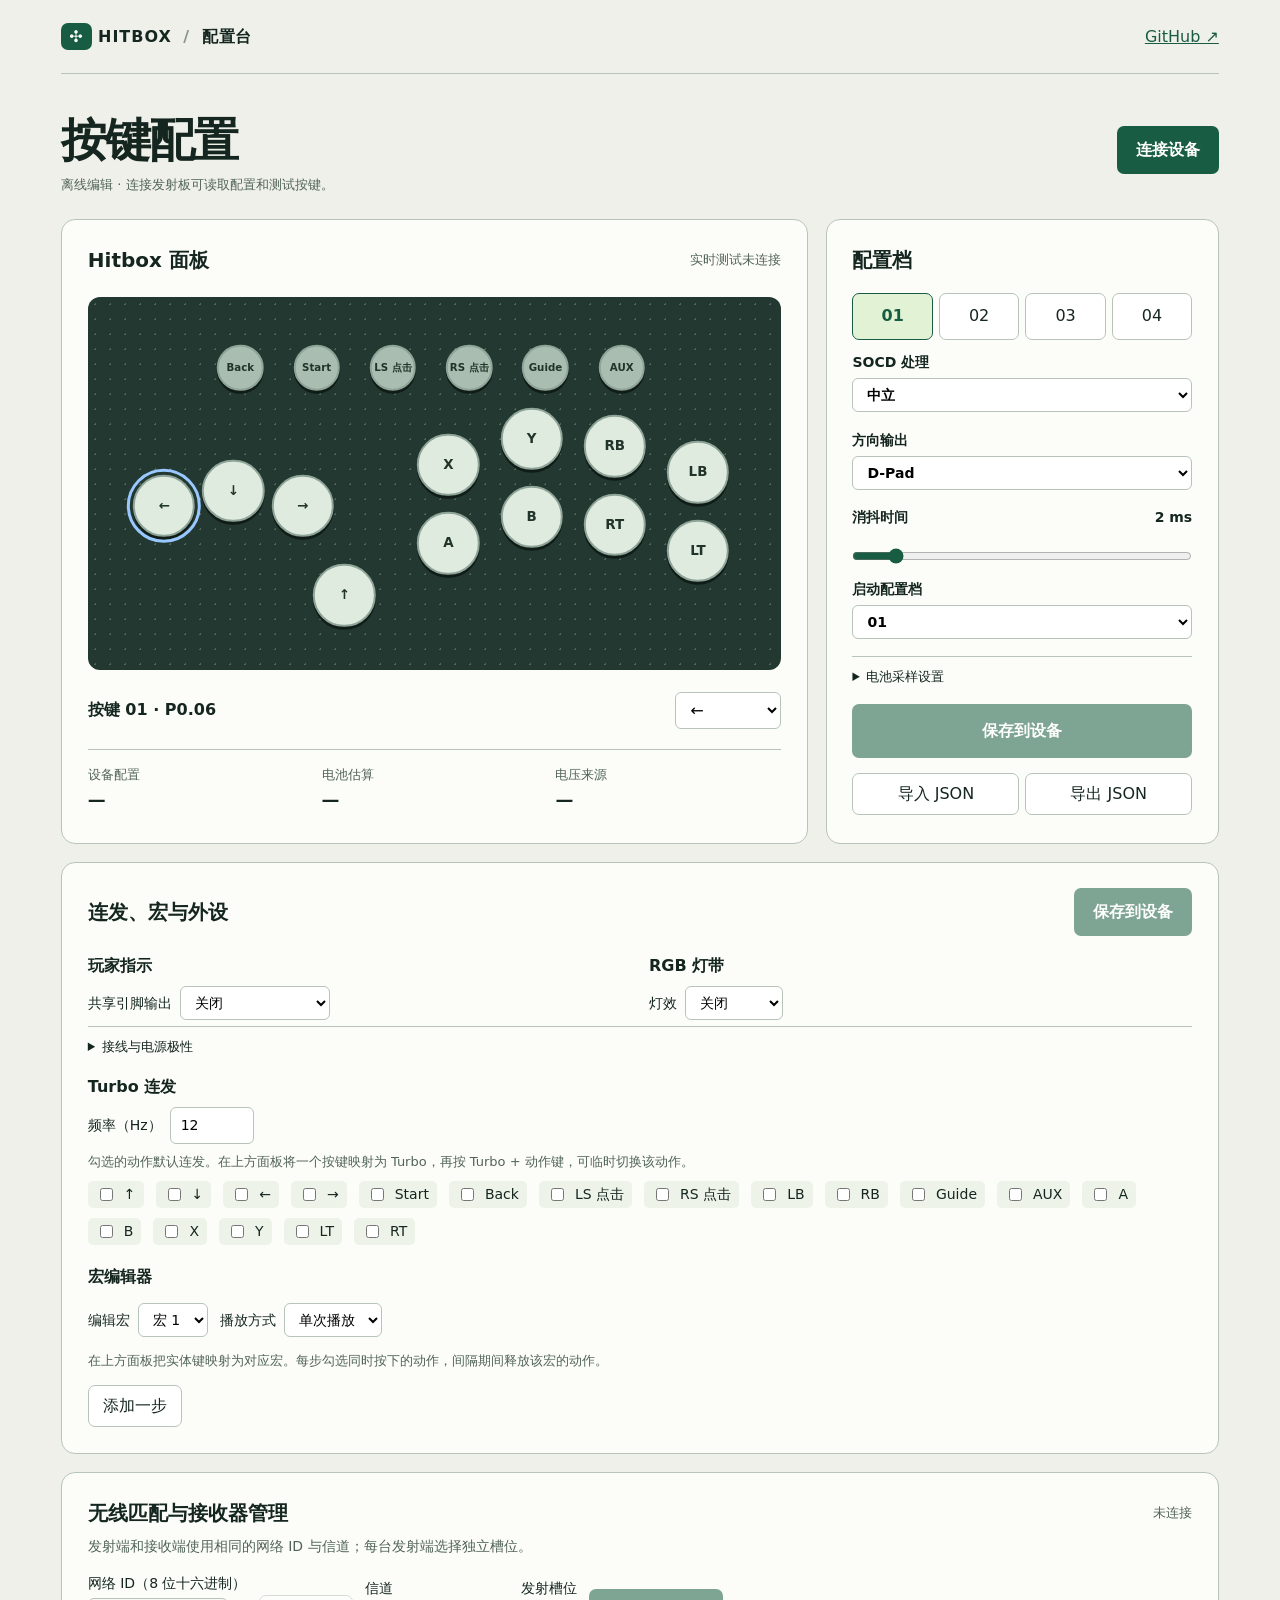
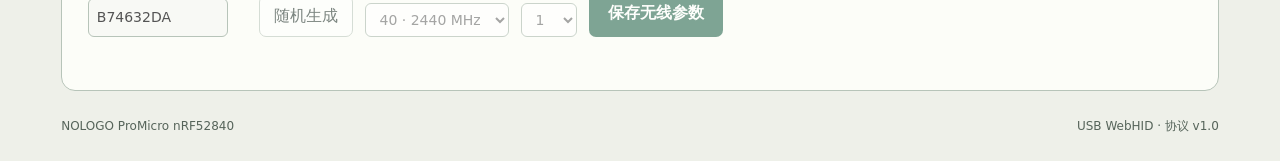
<file: index.html>
<!doctype html>
<html lang="zh-CN"><head><meta charset="utf-8"><meta name="viewport" content="width=device-width,initial-scale=1">
<meta name="theme-color" content="#ecefe8"><title>Hitbox 配置台 · NOLOGO nRF52840</title>
<link rel="stylesheet" href="style.css"></head><body>
<header><div class="brand"><span class="mark" aria-hidden="true">✣</span> HITBOX <span>/</span> 配置台</div>
<a href="https://github.com/SkyWithClouds/nrf52840-wireless-hitbox">GitHub ↗</a></header>
<main><div class="top"><div><h1>按键配置</h1><p id="status" role="status">离线编辑 · 连接发射板可读取配置和测试按键。</p></div>
<button id="connect" class="primary">连接设备</button></div>
<div class="workspace"><section class="panel surface"><div class="panelhead"><h2>Hitbox 面板</h2><span id="teststate">实时测试未连接</span></div>
<div class="pad-scroll"><div id="pad" aria-label="18 键布局"></div></div>
<div class="selection"><label for="mapping" id="keyname"></label><select id="mapping"></select></div>
<div class="readout"><div><small>设备配置</small><strong id="liveprofile">—</strong></div><div><small>电池估算</small><strong id="battery">—</strong></div><div><small>电压来源</small><strong id="source">—</strong></div></div>
</section><section class="panel settings"><h2>配置档</h2>
<nav id="profiles" aria-label="选择编辑的配置档"></nav>
<label>SOCD 处理<select id="socd"><option>中立</option><option>上优先</option><option>后输入优先</option><option>先输入优先</option></select></label>
<label>方向输出<select id="output"><option>D-Pad</option><option>左摇杆 LS</option><option>右摇杆 RS</option></select></label>
<label for="debounce">消抖时间 <output id="debval"></output></label><input type="range" id="debounce" min="1" max="10" step="1">
<label>启动配置档<select id="active"><option>01</option><option>02</option><option>03</option><option>04</option></select></label>
<fieldset id="rules" hidden><legend>赛事设置</legend>
<label><input type="checkbox" id="eager">按下立即响应</label><label><input type="checkbox" id="locked">赛事锁</label>
<label><input type="checkbox" id="neutral">锁定时强制中立 SOCD</label></fieldset>
<details><summary>电池采样设置</summary><label for="divider">P0.04 电压倍率（0 代表未校准）</label><input id="divider" type="number" min="0" max="5" step=".1"><p>仅在确认板上分压电路后设置 1.5–5.0；默认使用拔线时的电池供电读数。</p></details>
<button id="save" class="primary" disabled>保存到设备</button>
<div class="files"><button id="import">导入 JSON</button><button id="export">导出 JSON</button><input type="file" accept=".json,application/json" id="file" hidden></div>
</section></div>
<section class="panel extensions" id="extensions"><div class="panelhead"><h2>连发、宏与外设</h2>
<button id="save-fx" class="primary" disabled>保存到设备</button></div>
<fieldset id="fx-fields"><div class="output-grid"><section><h3>玩家指示</h3>
<label>共享引脚输出<select id="accessory"><option>关闭</option><option>SSD1306 OLED</option><option>SH1106 OLED</option><option>双 LED</option></select></label>
<div id="oled-controls"><label>自动息屏<select id="idle"><option value="30">30 秒</option><option value="60">60 秒</option></select></label>
<label>I²C 地址<select id="address"><option value="60">0x3C</option><option value="61">0x3D</option></select></label></div>
<div id="binary-controls"><p>两位依次是 LED1、LED0。1 表示亮。</p><div id="led-map"></div></div></section>
<section><h3>RGB 灯带</h3>
<label>灯效<select id="rgbMode"><option>关闭</option><option>静态单色</option><option>按键亮灯</option><option>呼吸</option><option>彩虹</option></select></label>
<div id="rgb-controls"><label>灯珠数量<input type="number" id="count" min="1" max="18"></label>
<label>颜色<input id="color" type="color"></label><label for="brightness">最大亮度 <output id="bright-value"></output></label>
<input id="brightness" type="range" min="0" max="64"><p id="current"></p></div></section></div>
<details><summary>接线与电源极性</summary><p>P1.02 / P1.07 用作 SDA / SCL 或 LED0 / LED1。P1.01 接 RGB DIN。原理图中 P0.13 高电平开启 ME6217，低电平切断 EXTVCC。换板前空载测量。OLED 和灯带共用此 3.3 V 电源域。最大亮度为 64/255，固件按约 100 mA RGB 预算缩放，全白时可能自动变暗。</p></details>
<h3>Turbo 连发</h3><label>频率（Hz）<input type="number" id="hz" min="5" max="30"></label>
<p>勾选的动作默认连发。在上方面板将一个按键映射为 Turbo，再按 Turbo + 动作键，可临时切换该动作。</p><div id="allow" class="checks"></div>
<h3>宏编辑器</h3><div class="macro-select"><label>编辑宏<select id="macro-index"></select></label>
<label>播放方式<select id="macro-mode"><option>单次播放</option><option>按住循环</option><option>再按打断</option></select></label></div>
<p>在上方面板把实体键映射为对应宏。每步勾选同时按下的动作，间隔期间释放该宏的动作。</p>
<div id="steps"></div><button id="add-step" type="button">添加一步</button></fieldset></section>
<section class="panel network"><div class="panelhead"><h2>无线匹配与接收器管理</h2><span id="role">未连接</span></div>
<p>发射端和接收端使用相同的网络 ID 与信道；每台发射端选择独立槽位。</p>
<fieldset id="rf-fields" disabled><label>网络 ID（8 位十六进制）<input id="netid" maxlength="8" value="B74632DA" spellcheck="false"></label>
<button id="random" type="button">随机生成</button>
<label>信道<select id="channel"></select></label><label><span id="slot-label">发射槽位</span><select id="slots"></select></label>
<button id="rf-save" class="primary">保存无线参数</button></fieldset>
<fieldset id="maintenance" hidden><button id="scan">扫描 79 个信道</button><button id="adopt" disabled>采用推荐信道</button>
<button id="pair">开启 15 秒近场配对</button><button id="dfu">重启到 UF2 盘</button></fieldset>
<output id="spectrum"></output>
<table id="stats" hidden><thead><tr><th>槽位</th><th>连接</th><th>收到帧</th><th>漏收心跳</th><th>重复输入</th><th>超时</th></tr></thead><tbody></tbody></table>
</section></main><footer>NOLOGO ProMicro nRF52840 <span>USB WebHID · 协议 v1.0</span></footer>
<script type="module" src="app.mjs"></script></body></html>
</file>
<file: style.css>
:root{font:16px/1.5 "IBM Plex Mono","Noto Sans SC",system-ui,sans-serif;color:#152620;background:#eef0e9;--green:#185c43;--line:#b7c4b9;--lime:#c6f774}*{box-sizing:border-box}body{max-width:1260px;margin:auto;padding:0 clamp(15px,4vw,64px)}
header,footer,.top,.panelhead,.selection,.files{display:flex;align-items:center;justify-content:space-between;gap:12px}header{height:74px;border-bottom:1px solid var(--line)}.brand{font-weight:800;letter-spacing:.06em}.brand span:not(.mark){color:#87958a;margin:0 5px}.mark{background:var(--green);color:white;border-radius:7px;padding:4px 8px}a{color:var(--green)}button,select,input{font:inherit}button,select,summary,input[type=range]{cursor:pointer}button{background:#fff;color:inherit;border:1px solid var(--line);border-radius:7px;padding:8px 14px}button:focus-visible,select:focus-visible,input:focus-visible,summary:focus-visible{outline:3px solid #328854;outline-offset:2px}button:disabled{opacity:.55;cursor:default}.primary{background:var(--green);color:white;font-weight:700;border:0;padding:12px 19px}.top{padding:32px 0 24px}h1,h2,p{margin:0}h1{font-size:clamp(30px,4vw,46px);letter-spacing:-.045em}h2{font-size:20px}.top p,.panelhead span,small,details p{color:#526458;font-size:13px}.workspace{display:grid;grid-template-columns:minmax(0,1.9fr) minmax(235px,1fr);gap:18px}.panel{background:#fcfdf8;border:1px solid var(--line);border-radius:14px;padding:clamp(14px,2vw,26px)}.surface{align-self:start}.pad-scroll{overflow-x:auto;background:#223830;border-radius:12px;margin:22px 0}.pad-scroll::-webkit-scrollbar{height:6px}#pad{position:relative;min-width:370px;aspect-ratio:1.86;background-image:radial-gradient(#50645b 1px,transparent 1px);background-size:15px 15px}
.key{position:absolute;transform:translate(-50%,-50%);width:9%;aspect-ratio:1;border-radius:50%;border:2px solid #8fa498;background:#dfebdf;color:#20342a;padding:0;font-size:clamp(9px,1.05vw,14px);font-weight:700;box-shadow:0 3px 0 #101c17}.key.small{width:6.7%;background:#a9beb0;font-size:clamp(8px,.8vw,11px)}.key[aria-pressed=true]{outline:3px solid #98c8ff;outline-offset:3px}.key.held{background:var(--lime);border-color:#dfff9c;box-shadow:0 0 14px #bdff73}.selection{padding:0 0 20px}.selection label{font-weight:700}.selection select{max-width:52%}.readout{display:grid;grid-template-columns:repeat(3,1fr);gap:8px;border-top:1px solid var(--line);padding-top:15px}.readout strong,small{display:block}.readout strong{font-size:clamp(13px,1.4vw,19px);margin:3px 0}
.settings{display:grid;gap:12px}.settings label{display:block;font-size:14px;font-weight:600}.settings label output{float:right}.settings select,.settings input[type=number]{width:100%;margin-top:5px}select,input[type=number]{border:1px solid var(--line);background:#fff;border-radius:6px;padding:7px 10px}input[type=range]{width:100%;margin:0;accent-color:var(--green)}nav,.files{display:flex;gap:6px}nav button,.files button{flex:1}nav button[aria-pressed=true]{color:var(--green);background:#e1f3d4;border-color:var(--green);font-weight:bold}details{font-size:13px;border-top:1px solid var(--line);padding-top:10px}details p{margin:7px 0}footer{font-size:12px;margin:26px 0;color:#56645a}@media(max-width:750px){.workspace{grid-template-columns:1fr}.top{flex-wrap:wrap}.key{font-size:12px}.key.small{font-size:9px}.pad-scroll{margin:14px 0}.settings{gap:14px}header{height:56px}}

.network{margin-top:18px}.network p{margin:8px 0;color:#526458;font-size:14px}
.network fieldset{border:0;padding:0;margin:16px 0 0;display:flex;gap:12px;align-items:end;flex-wrap:wrap}
.network label{display:grid;gap:4px;font-size:14px}.network input{border:1px solid var(--line);border-radius:6px;padding:8px;width:10em}
.network table{width:100%;margin-top:18px;border-collapse:collapse;font-size:14px;text-align:left}.network td,.network th{padding:6px;border-bottom:1px solid var(--line)}
.extensions{margin:18px 0}.extensions fieldset{border:0;padding:0;margin:0;min-width:0}
.extensions h3{font-size:16px;margin:18px 0 8px}.extensions label{display:flex;align-items:center;gap:8px;font-size:14px;margin:6px 0}
.extensions p{font-size:13px;color:#526458;margin:8px 0}.output-grid{display:grid;grid-template-columns:repeat(auto-fit,minmax(min(100%,240px),1fr));gap:18px}
.extensions input[type=number]{width:6em}.extensions input[type=color]{min-width:40px;border:1px solid var(--line)}
.checks,.macro-select,#led-map,.stepbar{display:flex;flex-wrap:wrap;gap:6px 12px;align-items:center}
.checks label{background:#eef3ea;padding:3px 8px;border-radius:5px;margin:2px 0}
.step{padding:12px 0;border-top:1px solid var(--line)}.stepbar button{font-size:13px;padding:3px 10px}
#steps{margin:14px 0}#brightness{max-width:260px}.extensions [hidden]{display:none}
#maintenance[hidden],#rules[hidden]{display:none}
#spectrum{display:block;max-height:9rem;overflow:auto;margin:1em 0;font-size:.85rem}
</file>
